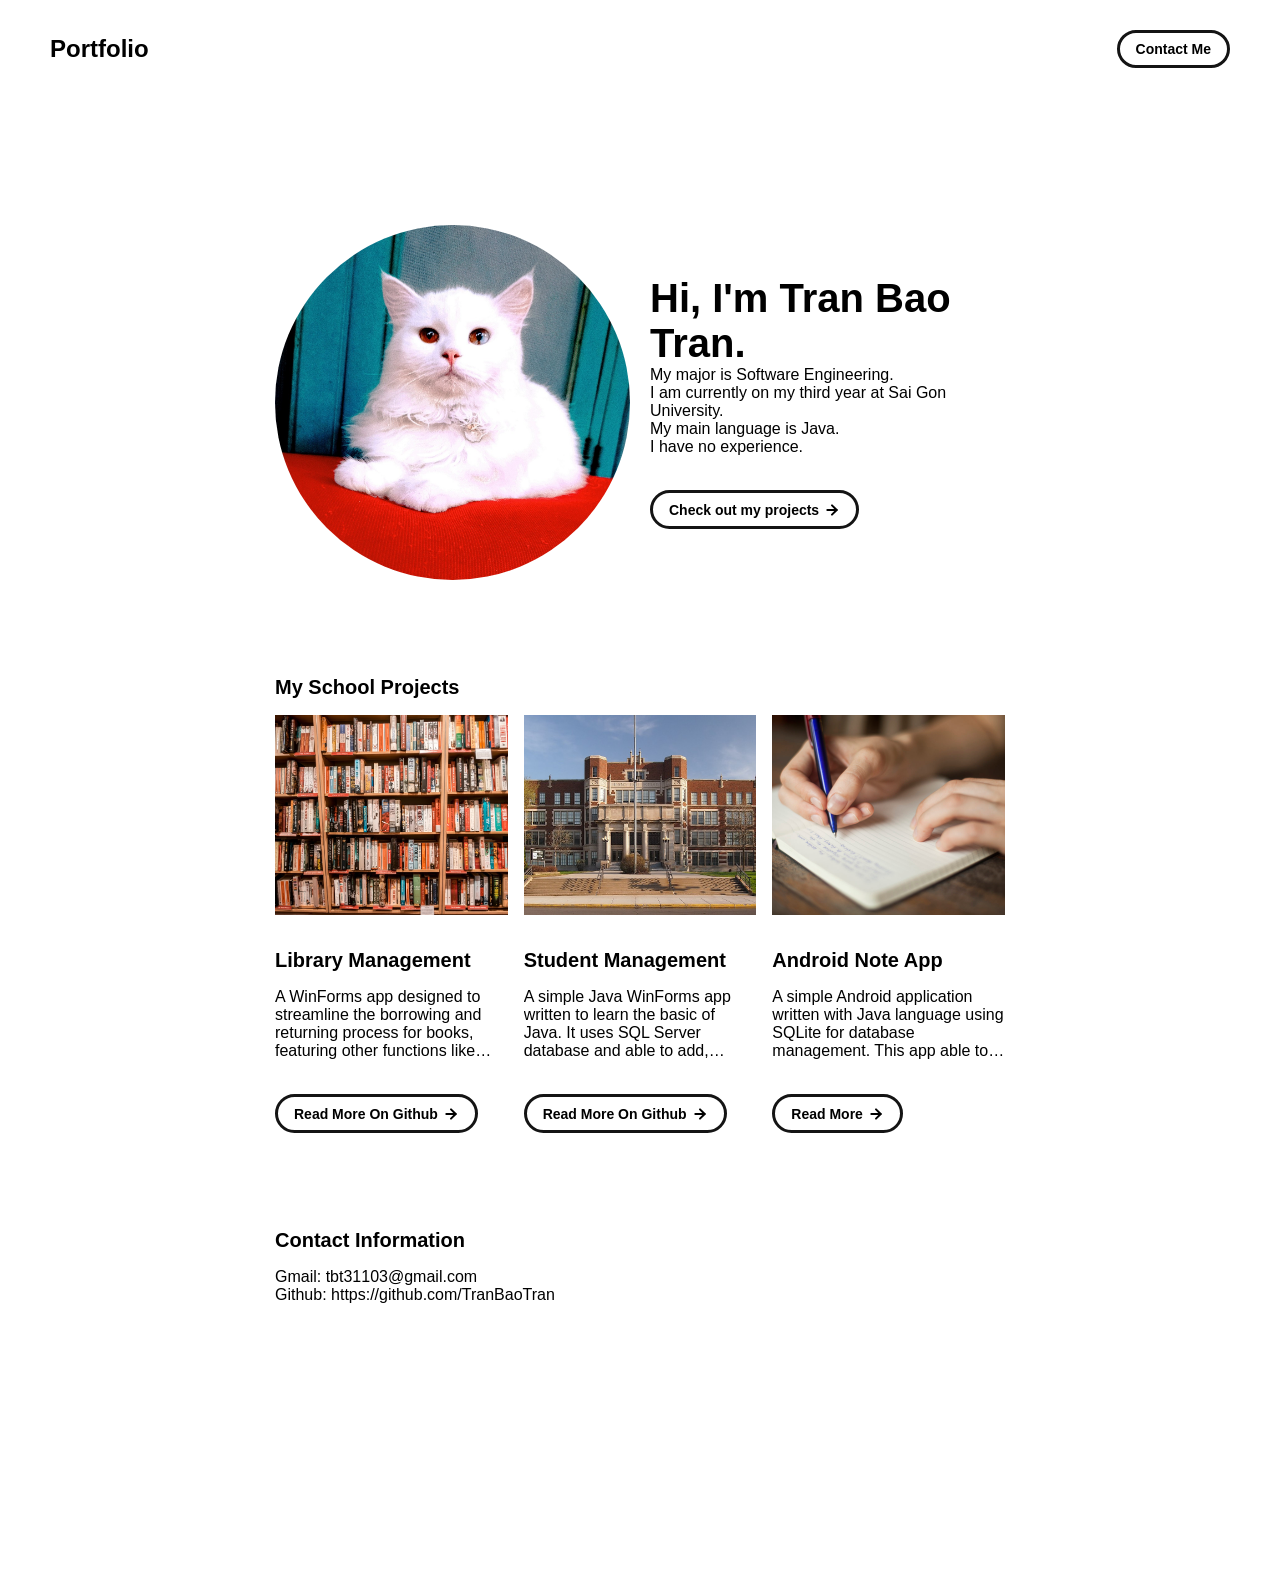
<file: index.html>
<!DOCTYPE html>
<html lang="en">
	<head>
		<meta charset="utf-8">

    <!-- 
      TODO

      Upload your Unemployable (or whatever photo you like) to the assets/images folder
      and change the name of the image below to match the uploaded one

      Change the title in the <title> tag to whatever you would like the title of your portfolio to be

      This should be the same across all pages.
     -->
    <link rel="icon" href="./assets/images/profileCat.jpg" />
		<title>Portfolio</title>
    <meta name="description" content="A portfolio template for the Unemployables community.">
    <meta name="viewport" content="width=device-width, initial-scale=1" />

		<link rel="stylesheet" href="./css/layout.css">
    <link rel="stylesheet" href="./css/typography.css">
    <link rel="stylesheet" href="./css/utilities.css">

		<script defer src="./js/script.js"></script>
	</head>
	<body>
    <!-- NAVBAR -->
    <div class="navbar">
      <a class="nav-title-link" href="./index.html">
        <!-- TODO - Change the "Portfolio Title" to whatever you want displayed in the top left -->
        <span class="nav-title">Portfolio</span>
         <!-- TODO - Change the email after 'mailto:' to your email address for contact -->
        <a class="button" id="contact_link">
          <span class="button-text">Contact Me</span>
        </a>
      </a>
    </div>

    <!-- MAIN PAGE CONTENT -->
    <div id="main-content">

      <!-- PORTFOLIO HEADER -->
      <div id="portfolio-header">
        <div id="portfolio-header-image-container">
          <!-- 
            TODO

            - Change the img "src" attribute to point to the Unemployable image you uploaded (or whatever image).
            - Change the number to point to your Unemployable & replace the OpenSea link with your own
            - If you aren't using an Unemployable as your image, remove the entire "a" element
          -->
          <img src="./assets/images/profileCat.jpg" class="portfolio-header-image">
        </div>

          <!-- 
            TODO

            - Change the main-title to whatver you want
            - Change the body-text after that to a quick introduction to what you do
            - Edit the button text if you feel like it. It will link to the projects section below.
          -->
        <div id="portfolio-header-text-container">
            <div class="header-text">
              <span class="main-title">Hi, I'm Tran Bao Tran.</span>
              <div class="body-text">My major is Software Engineering.</div>
              <div class="body-text">I am currently on my third year at Sai Gon University.</div>
              <div class="body-text">My main language is Java.</div>
              <div class="body-text">I have no experience.</div>
            </div>
            <a class="button" id="my-work-link">
              <span class="button-text">Check out my projects</span> 
              <image src="./assets/icons/arrow-right.svg" class="right-arrow-icon"/>
            </a>
        </div>
      </div>

      <!-- ABOUT SECTION -->
      <!-- 
        TODO

        - Change the subheader-text to whatever header you want
        - Add paragraphs using the <div class="body-text"></div> elements in the "about-section-content"
      -->

      <!-- PROJECTS / MY WORK SECTION -->
      <div id="my-work-section">
        <!-- TODO - Change the subheader-text to whatever you want the Projects section header to say -->
        <span class="subheader-text">My School Projects</span>

        <div class="projects-container">
          <!-- 
            TODO

            This is where the project cards live. Here's a base level project card for you to copy:
            <div class="project-card">
              <img src="./assets/images/IMAGE_NAME" class="project-image">
              <div class="project-card-text-container">
                <div class="subheader-text project-title">PROJECT_NAME</div>
                <div class="body-text project-card-text">SMALL_PROJECT_DESCRIPTION</div>
              </div>
              <a class="button" href="./project-pages/PROJECT_PAGE_NAME.html">
                <span class="button-text">Read More</span>
                <image src="./assets/icons/arrow-right.svg" class="right-arrow-icon"/>
              </a>
            </div>

            - To add a project to the this area, copy the above, paste it below this comment, and change the following:
                - IMAGE_NAME: the name of the image file in assets/images
                - PROJECT_NAME: the name of the project (keep it short, it only shows 1 line)
                - SMALL_PROJECT_DESCRIPTION: a quick project description (max 4 lines)
                - PROJECT_PAGE_NAME.html: the html filename for the project (must be in project-pages folder)
          -->
          <div class="project-card">
            <img src="./assets/images/library.jpg" class="project-image">
            <div class="project-card-text-container">
              <div class="subheader-text project-title">Library Management</div>
              <div class="body-text project-card-text">A WinForms app designed to streamline the borrowing and returning process for books, featuring other functions like book search, readers/staffs managements.</div>
            </div>
            <a class="button" href="https://github.com/MysteryV1701/Library-Manage-App">
              <span class="button-text">Read More On Github</span>
              <image src="./assets/icons/arrow-right.svg" class="right-arrow-icon"/>
            </a>
          </div>
          <div class="project-card">
            <img src="./assets/images/school.jpg" class="project-image">
            <div class="project-card-text-container">
              <div class="subheader-text project-title">Student Management</div>
              <div class="body-text project-card-text">A simple Java WinForms app written to learn the basic of Java. It uses SQL Server database and able to add, remove, edit students and teachers.</div>
            </div>
            <a class="button" href="https://github.com/TranBaoTran/QLHS">
              <span class="button-text">Read More On Github</span>
              <image src="./assets/icons/arrow-right.svg" class="right-arrow-icon"/>
            </a>
          </div>
          <div class="project-card">
            <img src="./assets/images/note.jpg" class="project-image">
            <div class="project-card-text-container">
              <div class="subheader-text project-title">Android Note App</div>
              <div class="body-text project-card-text">A simple Android application written with Java language using SQLite for database management. This app able to create, edit, remove note, add image or set timer.</div>
            </div>
            <a class="button" href="https://github.com/TranBaoTran/UDDD/tree/master">
              <span class="button-text">Read More</span>
              <image src="./assets/icons/arrow-right.svg" class="right-arrow-icon"/>
            </a>
          </div>
        </div>
      </div>

      <div id="about-section">
        <span class="subheader-text">Contact Information</span>
        <div class="about-section-content">
          <div class="body-text">Gmail: <a class="no-underline" href="tbt31103@gmail.com">tbt31103@gmail.com</a>
            <br>Github: <a class="no-underline" href="https://github.com/TranBaoTran">https://github.com/TranBaoTran</a></div>
          </div>
      </div>
    </div>

    <!-- FOOTER -->
    <div id="footer">
      <!-- 
        TODO - Change href to your Instagram account (can also delete entire "a" element if no Instagram) 

        This should be the same across all pages.
      -->
      <!-- <a class="icon-link" target="_blank" href="https://twitter.com/whitevans_eth">
        <image src="./assets/icons/instagram.svg" class="footer-icon"/>
      </a> -->
      <!-- 
        TODO - Change href to your Twitter account (can also delete entire "a" element if no Twitter) 
      
        This should be the same across all pages.
      -->
      <!-- <a class="icon-link" target="_blank" href="https://twitter.com/whitevans_eth">
        <image src="./assets/icons/twitter.svg" class="footer-icon"/>
      </a> -->
      <!-- 
        TODO - Change the email after "mailto" to your contact email 
      
        This should be the same across all pages.
      -->
      <!-- <a class="icon-link" href="mailto:whitevans.eth@gmail.com">
        <image src="./assets/icons/mail.svg" class="footer-icon"/>
      </a> -->
    </div>

	</body>
</html>
</file>
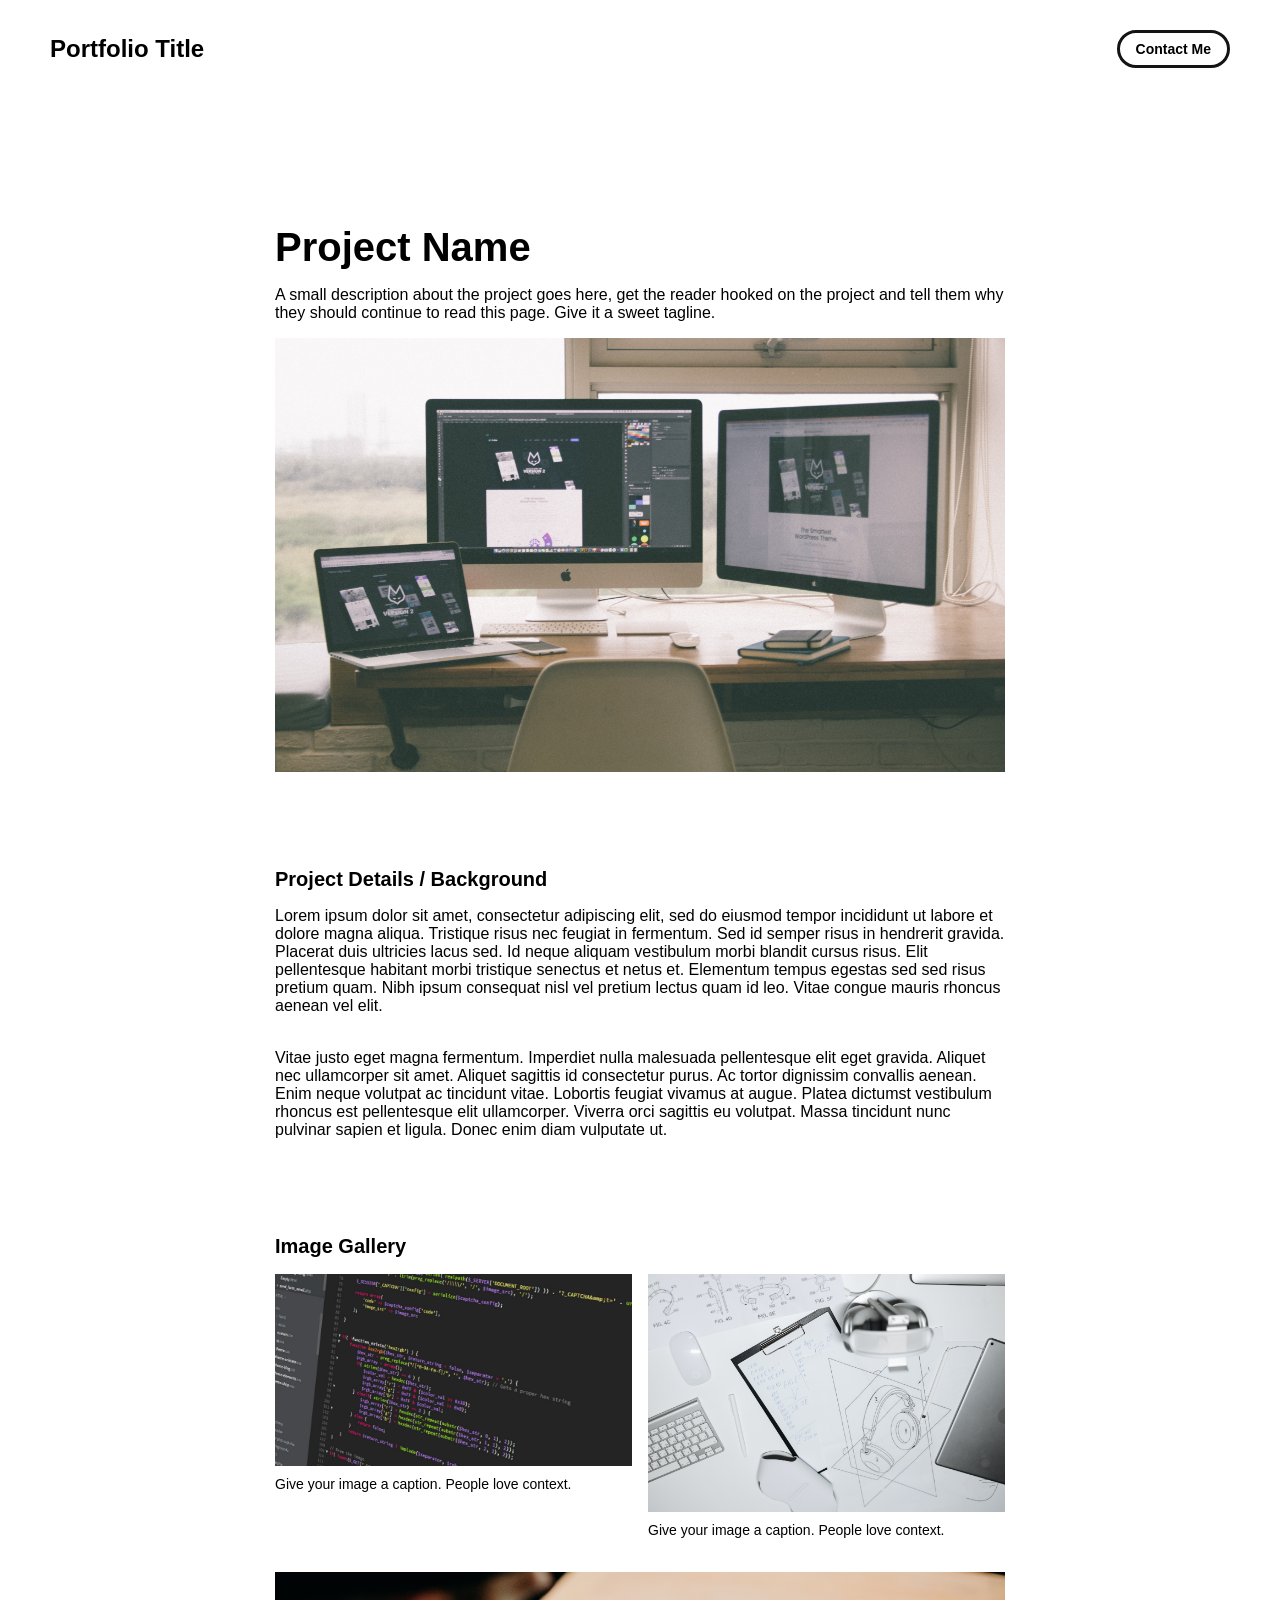
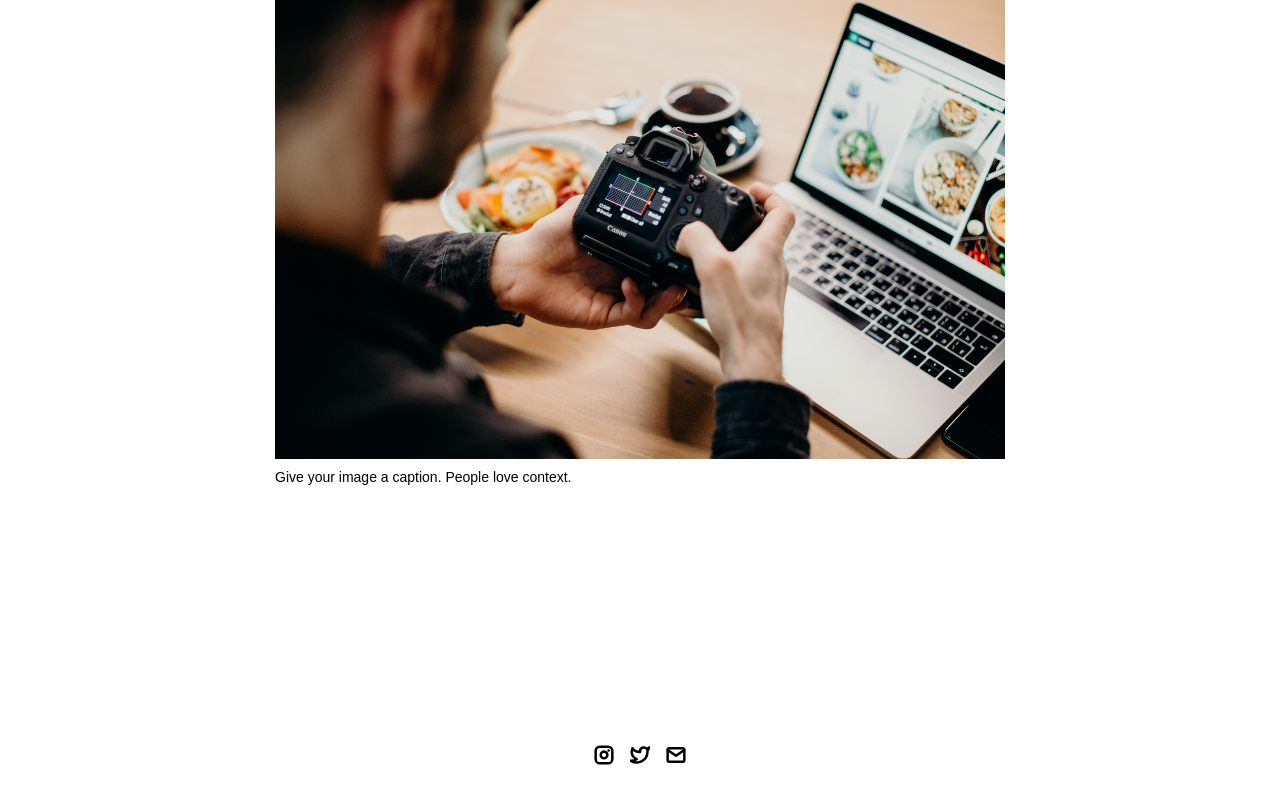
<file: project-pages/project-template.html>
<!-- 
  IMPORTANT! 
  
  Keep this file unchanged to use as a template for all future project pages. 

  For every new project you add to your portfolio, make a copy of this file in the
  'project-pages' folder with a name related to the project.
-->


<!DOCTYPE html>
<html lang="en">
	<head>
		<meta charset="utf-8">
    <!-- 
      TODO

      Upload your Unemployable (or whatever photo you like) to the assets/images folder
      and change the name of the image below to match the uploaded one

      Change the title in the <title> tag to whatever you would like the title of your portfolio to be

      This should be the same across all pages.
     -->
     <link rel="icon" href="../assets/images/1311.png" />
     <title>Unemployables Portfolio</title>
    <meta name="description" content="A portfolio template for the Unemployables community.">
    <meta name="viewport" content="width=device-width, initial-scale=1" />

		<link rel="stylesheet" href="../css/layout.css">
    <link rel="stylesheet" href="../css/typography.css">
    <link rel="stylesheet" href="../css/utilities.css">

		<script defer src="../js/script.js"></script>
	</head>
	<body>
    <!-- NAVBAR -->
    <div class="navbar">
      <a class="nav-title-link" href="../index.html">
        <!-- 
          TODO - Change the "Portfolio Title" to whatever you want displayed in the top left

          (this should be the same across all pages)
         -->
        <span class="nav-title">Portfolio Title</span>
        <!-- 
          TODO - Change the email after 'mailto:' to your email address for contact 
        
          (this should be the same across all pages)
        -->
        <a class="button" href="mailto:whitevans.eth@gmail.com">
          <span class="button-text">Contact Me</span>
        </a>
      </a>
    </div>

    <!-- MAIN PAGE CONTENT -->
    <div id="main-content">

      <!-- PROJECT HEADER -->
      <div id="project-header">
          <!-- 
            TODO

            - Change the 'main-title' text to the name of your project
            - Change the 'body-text' text to a short and sweet description of your project (maybe the same as the one on the project card)
            - Change "desktop.jpeg" to the image filename you uploaded in the assets/images folder.
          -->
        <div class="main-title">Project Name</div>
        <div class="body-text">A small description about the project goes here, get the reader hooked on the project and tell them why they should continue to read this page. Give it a sweet tagline.</div>
        <image class="project-header-image" src="../assets/images/desktop.jpeg">
      </div>

      <!-- PROJECT DETAILS -->
      <!-- 
        TODO

        - Change the 'subheader-text' to whatever header you want for project details
        - Add paragraphs using the <div class="body-text"></div> elements in the "project-details-content"
      -->
      <div id="project-details">
        <div class="subheader-text">Project Details / Background</div>
        <div class="project-details-content">
          <div class="body-text">Lorem ipsum dolor sit amet, consectetur adipiscing elit, sed do eiusmod tempor incididunt ut labore et dolore magna aliqua. Tristique risus nec feugiat in fermentum. Sed id semper risus in hendrerit gravida. Placerat duis ultricies lacus sed. Id neque aliquam vestibulum morbi blandit cursus risus. Elit pellentesque habitant morbi tristique senectus et netus et. Elementum tempus egestas sed sed risus pretium quam. Nibh ipsum consequat nisl vel pretium lectus quam id leo. Vitae congue mauris rhoncus aenean vel elit.</div>
          <div class="body-text">Vitae justo eget magna fermentum. Imperdiet nulla malesuada pellentesque elit eget gravida. Aliquet nec ullamcorper sit amet. Aliquet sagittis id consectetur purus. Ac tortor dignissim convallis aenean. Enim neque volutpat ac tincidunt vitae. Lobortis feugiat vivamus at augue. Platea dictumst vestibulum rhoncus est pellentesque elit ullamcorper. Viverra orci sagittis eu volutpat. Massa tincidunt nunc pulvinar sapien et ligula. Donec enim diam vulputate ut.</div>
        </div>
      </div>

      <!-- IMAGE GALLERY -->
      <div id="project-gallery">
        <!-- TODO - Change the 'subheader-text' to whatever you want the Gallery section header to say -->
        <div class="subheader-text">Image Gallery</div>
        <div class="project-gallery-content">
            <!-- 
              TODO

              This is where the images in the gallery live. Here's a simple gallery image for you to copy:

              Full Width Image:

                <div class="gallery-image-container">
                  <img src="../assets/images/IMAGE_NAME" class="gallery-image">
                  <span class="image-caption">IMAGE_CAPTION</span>
                </div>

              Half Width Image: 

                <div class="gallery-image-container half-width">
                  <img src="../assets/images/IMAGE_NAME" class="gallery-image">
                  <span class="image-caption">IMAGE_CAPTION</span>
                </div>

              - To add an image to the this area, copy one of the above, paste it below this comment, and change the following:
                  - IMAGE_NAME: the name of the image file in assets/images
                  - IMAGE_CAPTION: to the caption of the image
            -->
            <div class="gallery-image-container half-width">
              <img src="../assets/images/code.jpeg" class="gallery-image">
              <span class="image-caption">Give your image a caption. People love context.</span>
            </div>
            <div class="gallery-image-container half-width">
              <img src="../assets/images/sketchbook.jpeg" class="gallery-image">
              <span class="image-caption">Give your image a caption. People love context.</span>
            </div>
            <div class="gallery-image-container">
              <img src="../assets/images/camera.jpeg" class="gallery-image">
              <span class="image-caption">Give your image a caption. People love context.</span>
            </div>
        </div>
      </div>
    </div>

    <!-- FOOTER -->
    <div id="footer">
      <!-- 
        TODO - Change href to your Instagram account (can also delete entire "a" element if no Instagram) 

        This should be the same across all pages.
      -->
      <a class="icon-link" target="_blank" href="https://twitter.com/whitevans_eth">
        <image src="../assets/icons/instagram.svg" class="footer-icon"/>
      </a>
      <!-- 
        TODO - Change href to your Twitter account (can also delete entire "a" element if no Twitter) 
      
        This should be the same across all pages.
      -->
      <a class="icon-link" target="_blank" href="https://twitter.com/whitevans_eth">
        <image src="../assets/icons/twitter.svg" class="footer-icon"/>
      </a>
      <!-- 
        TODO - Change the email after "mailto" to your contact email 
      
        This should be the same across all pages.
      -->
      <a class="icon-link" href="mailto:whitevans.eth@gmail.com">
        <image src="../assets/icons/mail.svg" class="footer-icon"/>
      </a>
    </div>

	</body>
</html>
</file>
<file: css/layout.css>
* {
  box-sizing: border-box;
}

html {
  text-size-adjust: none;
  -webkit-text-size-adjust: none;
  -moz-text-size-adjust: none;
  -ms-text-size-adjust: none;
}

body {
  margin: 0;
  -webkit-font-smoothing: antialiased;
  -moz-osx-font-smoothing: grayscale;
}




/* Main Page Layout */

#main-content {
  margin: 225px 425px;
  display: flex;
  flex-direction: column;
  gap: 96px;
}




/* Portfolio Header */

#portfolio-header {
  display: flex;
  gap: 20px;
  align-items: center;
}

#portfolio-header-image-container {
  display: flex;
  flex-direction: column;
  gap: 10px;
  flex-basis: 50%;
}

.portfolio-header-image {
  width: 100%;
  height: auto;
  border-radius: 50%;
}

#portfolio-header-text-container {
  display: flex;
  flex-direction: column;
  gap: 34px;
  flex-basis: 50%;
}




/* About Section */

#about-section {
  display: flex;
  flex-direction: column;
  gap: 16px;
}

.about-section-content {
  display: flex;
  flex-direction: column;
  gap: 34px;
}




/* Project Section */

#my-work-section {
  display: flex;
  flex-direction: column;
  gap: 16px;
}

.projects-container {
  display: flex;
  gap: 34px 16px;
  flex-wrap: wrap;
}

    /* Project Cards */

    .project-card {
      max-width: calc((100% - 32px) / 3);
      display: flex;
      flex-direction: column;
      gap: 34px;
    }

    .project-card-text-container {
      flex-direction: column;
      display: flex;
      gap: 16px
    }

    .project-image {
      width: 100%;
      height: 200px;
      object-fit: cover;
      object-position: center;
    }




/* Project Pages */

#project-header {
  display: flex;
  flex-direction: column;
  gap: 16px;
}

.project-header-image {
  width: 100%;
  height: auto;
}

#project-details {
  display: flex;
  flex-direction: column;
  gap: 16px;
}

.project-details-content {
  display: flex;
  flex-direction: column;
  gap: 34px;
}

    /* Project Gallery */

    #project-gallery {
      display: flex;
      flex-direction: column;
      gap: 16px;
    }

    .project-gallery-content {
      display: flex;
      flex-wrap: wrap;
      gap: 34px 16px;
    }

    .gallery-image-container {
      width: 100%;
      display: flex;
      flex-direction: column;
      gap: 10px;
    }

    .gallery-image-container.half-width {
      width: calc((100% - 16px) / 2);
    }

    .gallery-image {
      width: 100%;
      height: auto;
    }


/* Extra Extra large devices (large laptops and desktops, 1200px and below) */
@media only screen and (max-width: 1600px) {
  #main-content {
    margin: 225px 275px;
  }
}

/* Extra large devices (large laptops and desktops, 1200px and below) */
@media only screen and (max-width: 1200px) {
  #main-content {
    margin: 225px 175px;
  }
}

/* Large devices (laptops/desktops, 1000px and below) */
@media only screen and (max-width: 1000px) {
  #main-content {
    margin: 225px 75px;
  }
}

/* Small devices (portrait tablets and large phones, 800px and below) */
@media only screen and (max-width: 800px) {
  #main-content {
    margin: 150px 50px;
  }

  #portfolio-header {
    flex-direction: column;
  }

  .project-card {
    max-width: calc((100% - 16px) / 2);
  }
}

/* Small devices (portrait tablets and large phones, 600px and below) */
@media only screen and (max-width: 600px) {
  #main-content {
    margin: 125px 20px;
  }

  .project-card {
    max-width: 100%;
  }
}
</file>
<file: css/typography.css>
body {
  font-family: "Helvetica Neue", Helvetica, Arial, sans-serif;
}

.nav-title {
  font-weight: 700;
  font-size: 24px;
}

.button-text {
  font-size: 14px;
  font-weight: 700;
}

.image-caption {
  font-size: 14px;
  font-weight: 500;
}

.main-title {
  font-size: 40px;
  font-weight: 700;
}

.subheader-text {
  font-size: 20px;
  font-weight: 700;
}

.body-text {
  font-size: 16px;
  font-weight: 500;
}

.project-card-text {
  overflow: hidden;
  text-overflow: ellipsis;
  display: -webkit-box;
  -webkit-line-clamp: 4;
  -webkit-box-orient: vertical;
}

.project-title {
  overflow: hidden;
  text-overflow: ellipsis;
  display: -webkit-box;
  -webkit-line-clamp: 1;
  -webkit-box-orient: vertical;
}
</file>
<file: css/utilities.css>
/* Icons */

.right-arrow-icon {
  width: 16px;
  height: 16px;
  margin-top: 1px;
}

.footer-icon {
  margin-top: 5px;
  width: 20px;
  height: 20px;
}

a.icon-link {
  transition: transform 200ms ease-in-out;
}

a.icon-link:hover {
  cursor: pointer;
  stroke-width: 5;
  margin: 0;
  transform: rotate(15deg);
}


/* Navbar Styling */

.navbar {
  width: 100%;
  padding: 30px 50px;
  display: flex;
  justify-content: space-between;
  align-items: center;
  position: fixed;
  top: 0;
  left: 0;
}

.nav-title-link {
  color: black;
  text-decoration: none;
}

.nav-title-link:hover {
  text-decoration: underline;
}

/* Small devices (portrait tablets and large phones, 800px and below) */
@media only screen and (max-width: 800px) {
  .navbar {
    padding: 20px 20px;
    background-color: white
  }
}


/* Button Styling */

a.button {
  padding: 8px 16px;
  border: 3px solid #141414;
  border-radius: 50px;
  color: black;
  text-decoration: none;
  width: fit-content;
  display: flex;
  gap: 5px;
  align-items: center;
}

a.button:hover {
  text-decoration: underline;
  text-decoration-thickness: 2px;
  cursor: pointer;
}


/* Footer Styling */

#footer {
  width: 100%;
  display: flex;
  padding: 30px 50px;
  justify-content: center;
  align-items: center;
  gap: 16px;
}

/* Link Styling */
a.no-underline {
  text-decoration: none;
  color: black
}

a.no-underline:hover {
  text-decoration: underline;
  cursor: pointer;
}

/* Small devices (portrait tablets and large phones, 800px and below) */
@media only screen and (max-width: 800px) {
  #footer {
    padding: 20px 20px;
  }
}
</file>
